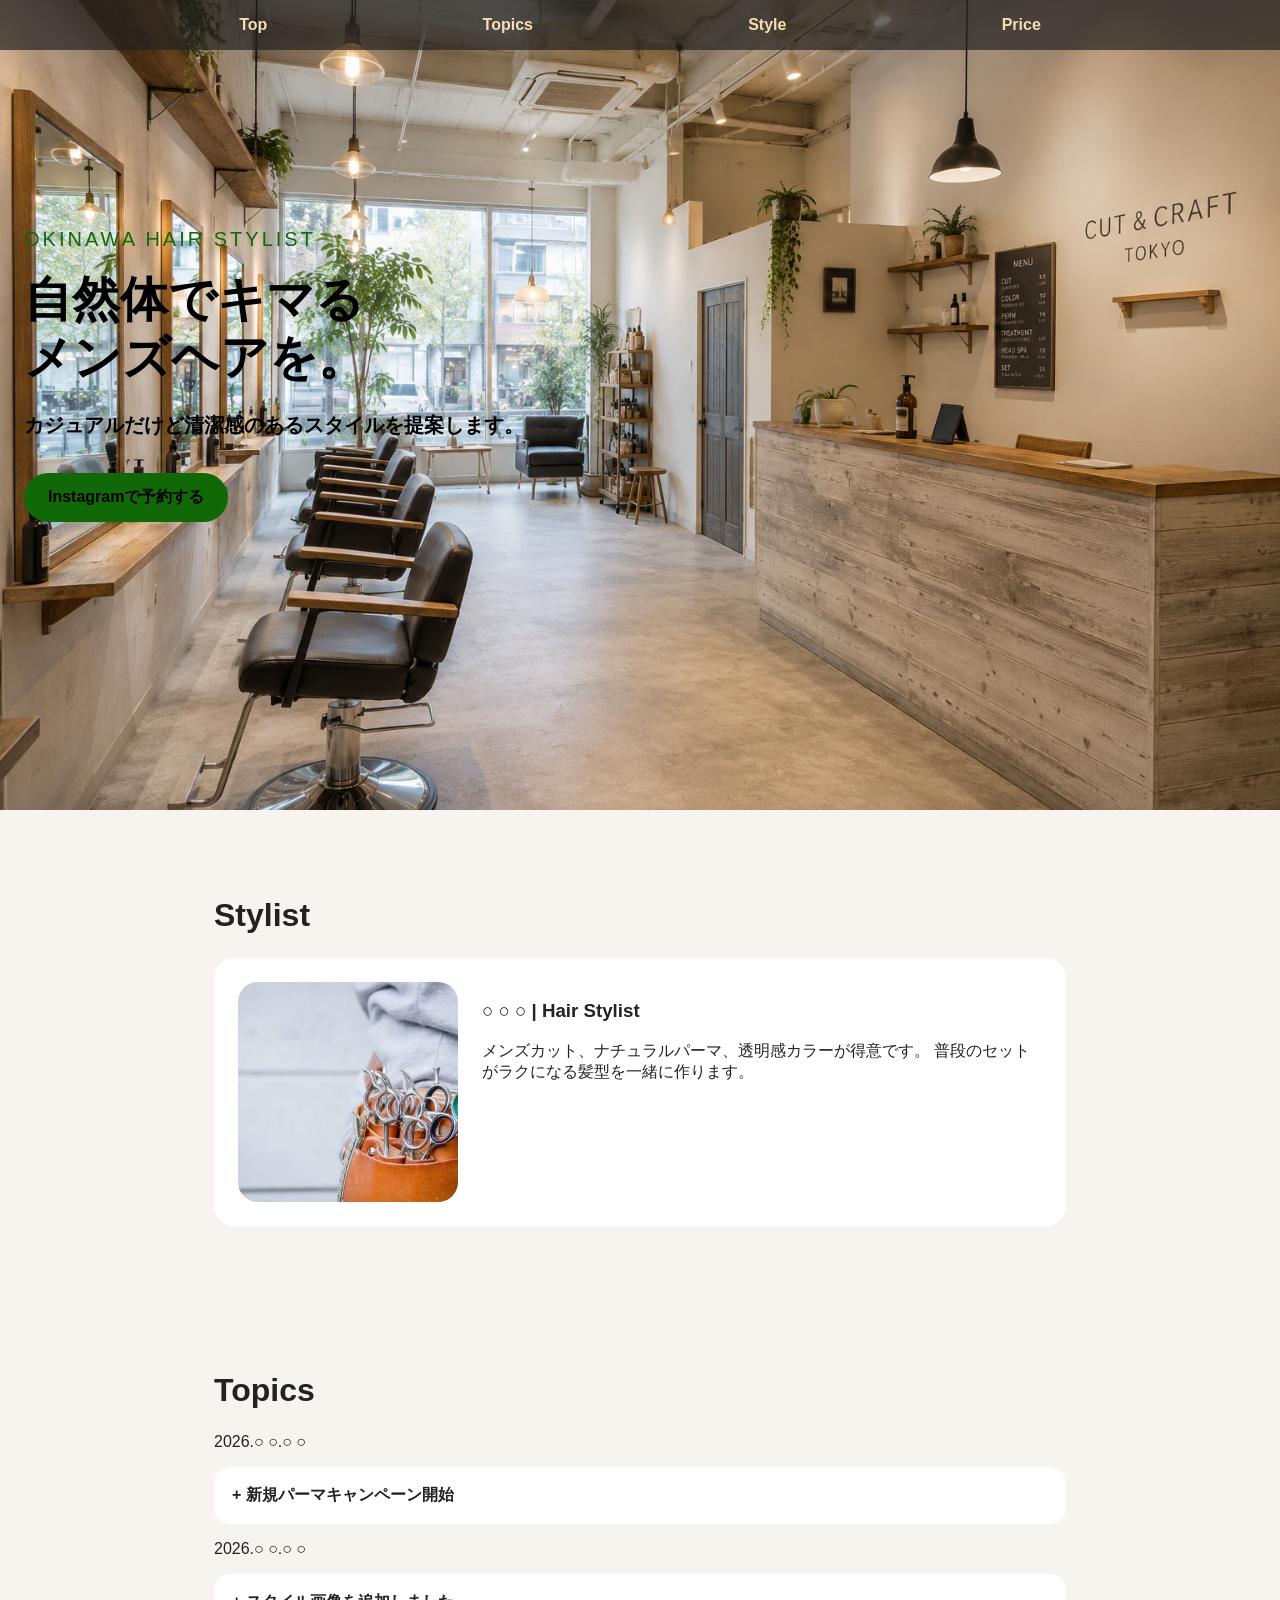
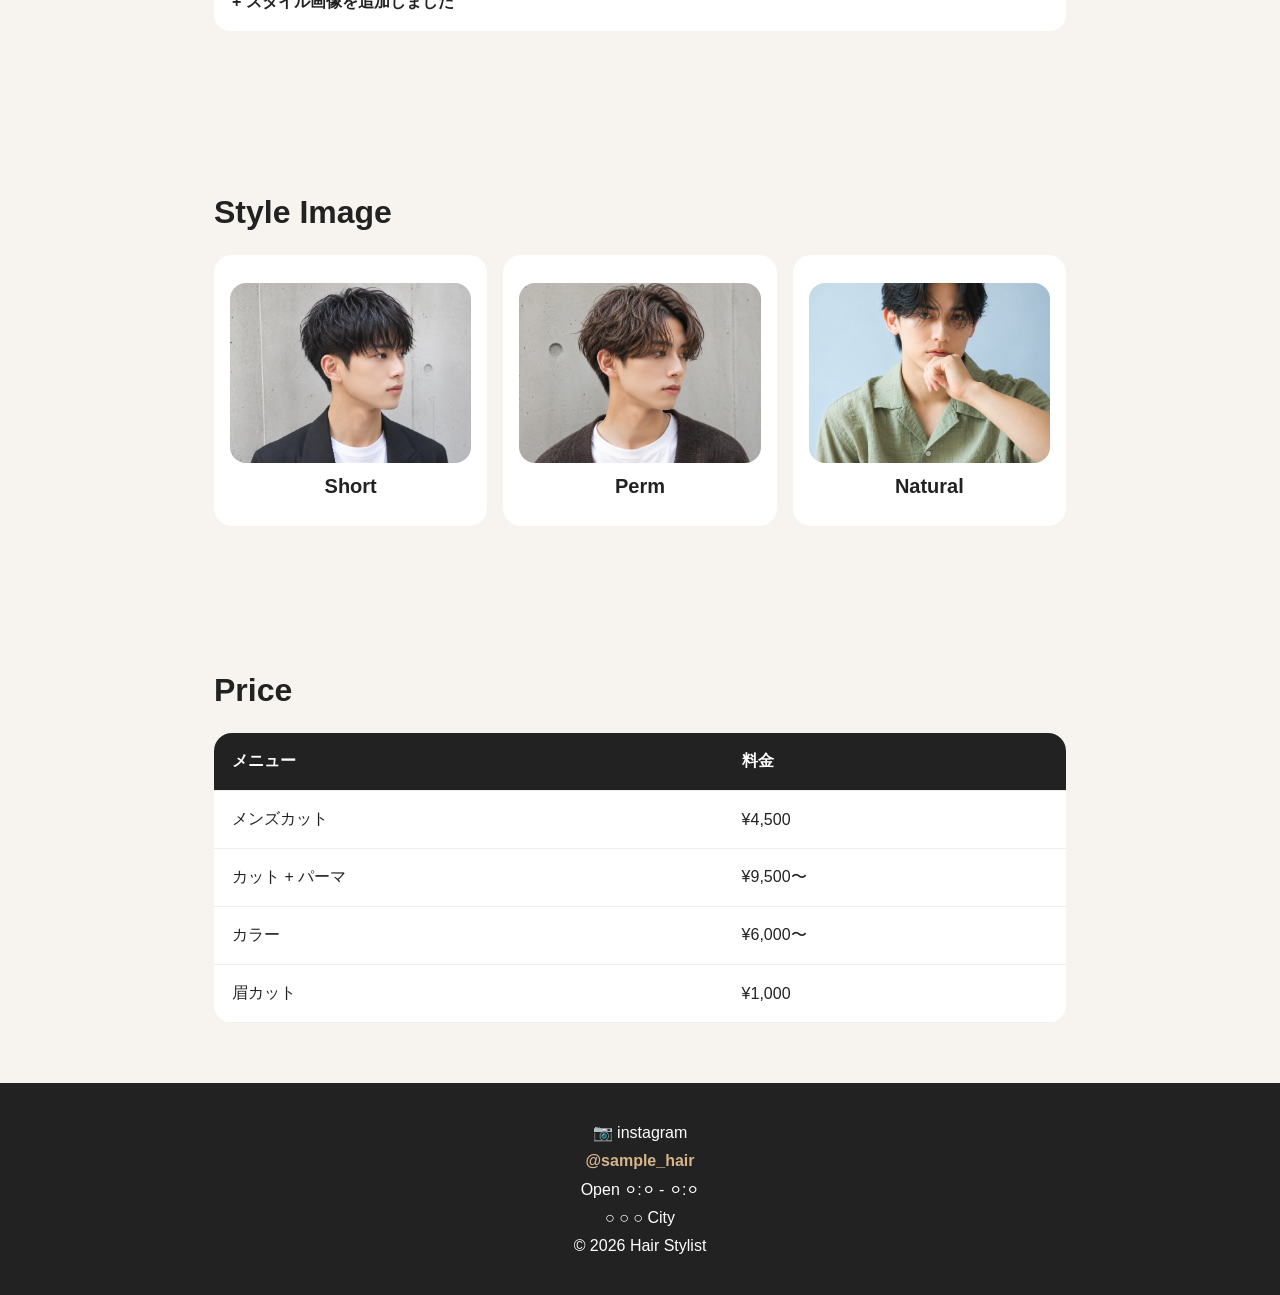
<file: index.html>
<!DOCTYPE html>
<html lang="ja">
<head>
  <meta charset="UTF-8">
  <meta name="viewport" content="width=device-width, initial-scale=1.0">
  <title>Men's Hair Stylist</title>
  <link rel="stylesheet" href="style.css">
</head>

<body>
  <nav class="top-site-nav">
    <a href="#top" class="top-site-nav-id">Top</a>

    <a href="#topics" class="top-site-nav-id">Topics</a>

    <a href="#style" class="top-site-nav-id">Style</a>

    <a href="#price" class="top-site-nav-id">Price</a>

</nav>

  <header id="top" class="hero">
    <div class="hero-text">
      <p class="tag">OKINAWA HAIR STYLIST</p>
      <h1>自然体でキマる<br>メンズヘアを。</h1>
      <p class="lead">
        カジュアルだけど清潔感のあるスタイルを提案します。
      </p>
      <a href="#" class="btn">Instagramで予約する</a>
    </div>
  </header>

  <section class="profile">
    <h2>Stylist</h2>
    <div class="profile-card">
      <div class="profile-img"><img src="images/hair.jpg" alt="美容師">
    </div>
      <div>
        <h3>○ ○ ○ | Hair Stylist</h3>
        <p>
          メンズカット、ナチュラルパーマ、透明感カラーが得意です。
          普段のセットがラクになる髪型を一緒に作ります。
        </p>
      </div>
    </div>
  </section>

  <section id="topics" class="topics">
  <h2>Topics</h2>

  <p>2026.○ ○.○ ○</p>
  <details>
    <summary>新規パーマキャンペーン開始</summary>
    <p>5月末まで、初回パーマメニューを特別価格でご案内しています。</p>
  </details>

  <p>2026.○ ○.○ ○</p>
  <details>
    <summary>スタイル画像を追加しました</summary>
    <p>Short / Perm / Natural の新しい写真を追加しました。</p>
  </details>
</section>

  <section id="style" class="style">
    <h2>Style Image</h2>
    <div class="style-list">
      <a href="short.html" class="style-card">
        <img src="images/shorthair.PNG" alt="ショート">
        <p>Short</p>
    </a>
      <a href="perm.html" class="style-card">
        <img src="images/perm.jpg" alt="パーマ">
        <p>Perm</p>
      </a>
      <a href="natural.html" class="style-card">
        <img src="images/natural.png" alt="通常カット">
        <p>Natural</p>
    </a>
  </div>
  </section>

  <section id="price" class="price">
    <h2>Price</h2>
    <table>
      <tr>
        <th>メニュー</th>
        <th>料金</th>
      </tr>
      <tr>
        <td>メンズカット</td>
        <td>¥4,500</td>
      </tr>
      <tr>
        <td>カット + パーマ</td>
        <td>¥9,500〜</td>
      </tr>
      <tr>
        <td>カラー</td>
        <td>¥6,000〜</td>
      </tr>
      <tr>
        <td>眉カット</td>
        <td>¥1,000</td>
      </tr>
    </table>
  </section>

  <footer>
    <p>📷 instagram</p>
    
    <a href="https://instagram.com/sample_hair">
        @sample_hair
    </a>

    <p>Open ⚪︎:⚪︎ - ⚪︎:⚪︎</p>

    <p>○ ○ ○ City</p>
    
    <p>© 2026 Hair Stylist</p>
  </footer>

</body>
</html>
</file>
<file: style.css>
* {
  box-sizing: border-box;
}

body {
  margin: 0;
  font-family: Arial, sans-serif;
  background-color: #f7f3ee;
  color: #222;
}

.hero {
  min-height: 90vh;
  background-image: url("images/top.jpg");
  background-size: cover;
  background-position: center;
  color: black;
  display: flex;
  align-items: center;
  padding: 40px 24px;
  position: relative;
}

.hero-text {
  max-width: 520px;
  position: relative;
  z-index: 1;
  margin-top: -80px;
}

.tag {
  font-size: 20px;
  letter-spacing: 3px;
  color: #106906;
}

h1 {
  font-size: 48px;
  line-height: 1.2;
  margin: 16px 0;
}

.lead {
  font-size: 20px;
  line-height: 1.8;
  margin-bottom: 30px;
  font-weight: bold;
}

.btn {
  display: inline-block;
  background-color: #106906;
  color: black;
  padding: 14px 24px;
  border-radius: 999px;
  text-decoration: none;
  font-weight: bold;
}

section {
  padding: 60px 24px;
  max-width: 900px;
  margin: 0 auto;
}

h2 {
  font-size: 32px;
  margin-bottom: 24px;
}

.profile-card {
  display: flex;
  gap: 24px;
  background-color: white;
  padding: 24px;
  border-radius: 20px;
}

.profile-img {
  width: 220px;
  height: 220px;
  background-color: #ddd;
  border-radius: 20px;
  overflow: hidden;
  flex-shrink: 0;
}

.profile-img img {
  width: 100%;
  height: 100%;
  object-fit: cover;
  display: block;
}


.service-list,
.style-list {
  display: grid;
  grid-template-columns: repeat(4, 1fr);
  gap: 16px;
}

.style-list {
  grid-template-columns: repeat(3, 1fr);
}

.service-card,
.style-card {
  background-color: white;
  padding: 28px 16px;
  border-radius: 18px;
  text-align: center;
  font-weight: bold;
  text-decoration: none;
  color: #222;
}

.topics details {
  background-color: white;
  padding: 18px;
  border-radius: 16px;
  margin-bottom: 16px;
}

.topics summary {
  cursor: pointer;
  font-weight: bold;
  list-style: none;
}

.topics summary::before {
  content: "+ ";
}

.topics details[open] summary::before {
  content: "- ";
}

.style-card img {
  width: 100%;
  height: 180px;
  object-fit: cover;
  border-radius: 16px;
  display: block;
}

.style-card p {
  font-size: 20px;
  margin: 12px 0 0;
}

table {
  width: 100%;
  border-collapse: collapse;
  background-color: white;
  border-radius: 18px;
  overflow: hidden;
}

th,
td {
  padding: 18px;
  border-bottom: 1px solid #eee;
  text-align: left;
}

th {
  background-color: #222;
  color: white;
}

footer {
  text-align: center;
  padding: 30px;
  background-color: #222;
  color: white;
}

footer a {
  color: #d6b48c;
  text-decoration: none;
  font-weight: bold;
}

footer p {
  margin: 10px 0;
}

html {
  scroll-behavior: smooth;
}

section,
header {
  scroll-margin-top: 70px;
}

.top-site-nav {
  position: fixed;
  z-index: 10;
  display: flex;
  justify-content: space-evenly;
  align-items: center;
  font-weight: bold;
  width: 100%;
  padding: 16px 24px;
  background-color: #222222ae;
}

.top-site-nav-id {
  color: wheat;
  text-decoration: none;

}

.site-nav {
  position: fixed;
  top: 0;
  left: 0;
  width: 100%;
  z-index: 10;
  display: flex;
  justify-content: space-between;
  align-items: center;
  padding: 16px 24px;
  background-color: rgba(34, 34, 34, 0.85);
}

.site-nav a {
  color: white;
  text-decoration: none;
  font-weight: bold;
}

.logo {
  font-size: 18px;
}

.nav-links {
  display: flex;
justify-content: space-evenly;
width: 1200px;
  gap: 0px;
}

.nav-links a {
  font-size: 14px;
}

.gallery-list {
  display: grid;
  grid-template-columns: repeat(3, 1fr);
  gap: 20px;
}

.gallery-card {
  background-color: white;
  border-radius: 20px;
  overflow: hidden;
}

.gallery-card img {
  width: 100%;
  height: 320px;
  object-fit: cover;
  display: block;
}

@media (max-width: 700px) {
  h1 {
    font-size: 36px;
  }

  .hero {

    min-height: 60vh;

  }

  .lead{
    text-shadow: 0 1px 3px rgb(255, 255, 255);
  }

  .profile-card {
    flex-direction: column;
  }

  .service-list,
  .style-list {
    grid-template-columns: 1fr;
  }

  .gallery-list{
    grid-template-columns: 1fr;

  }
}
</file>
